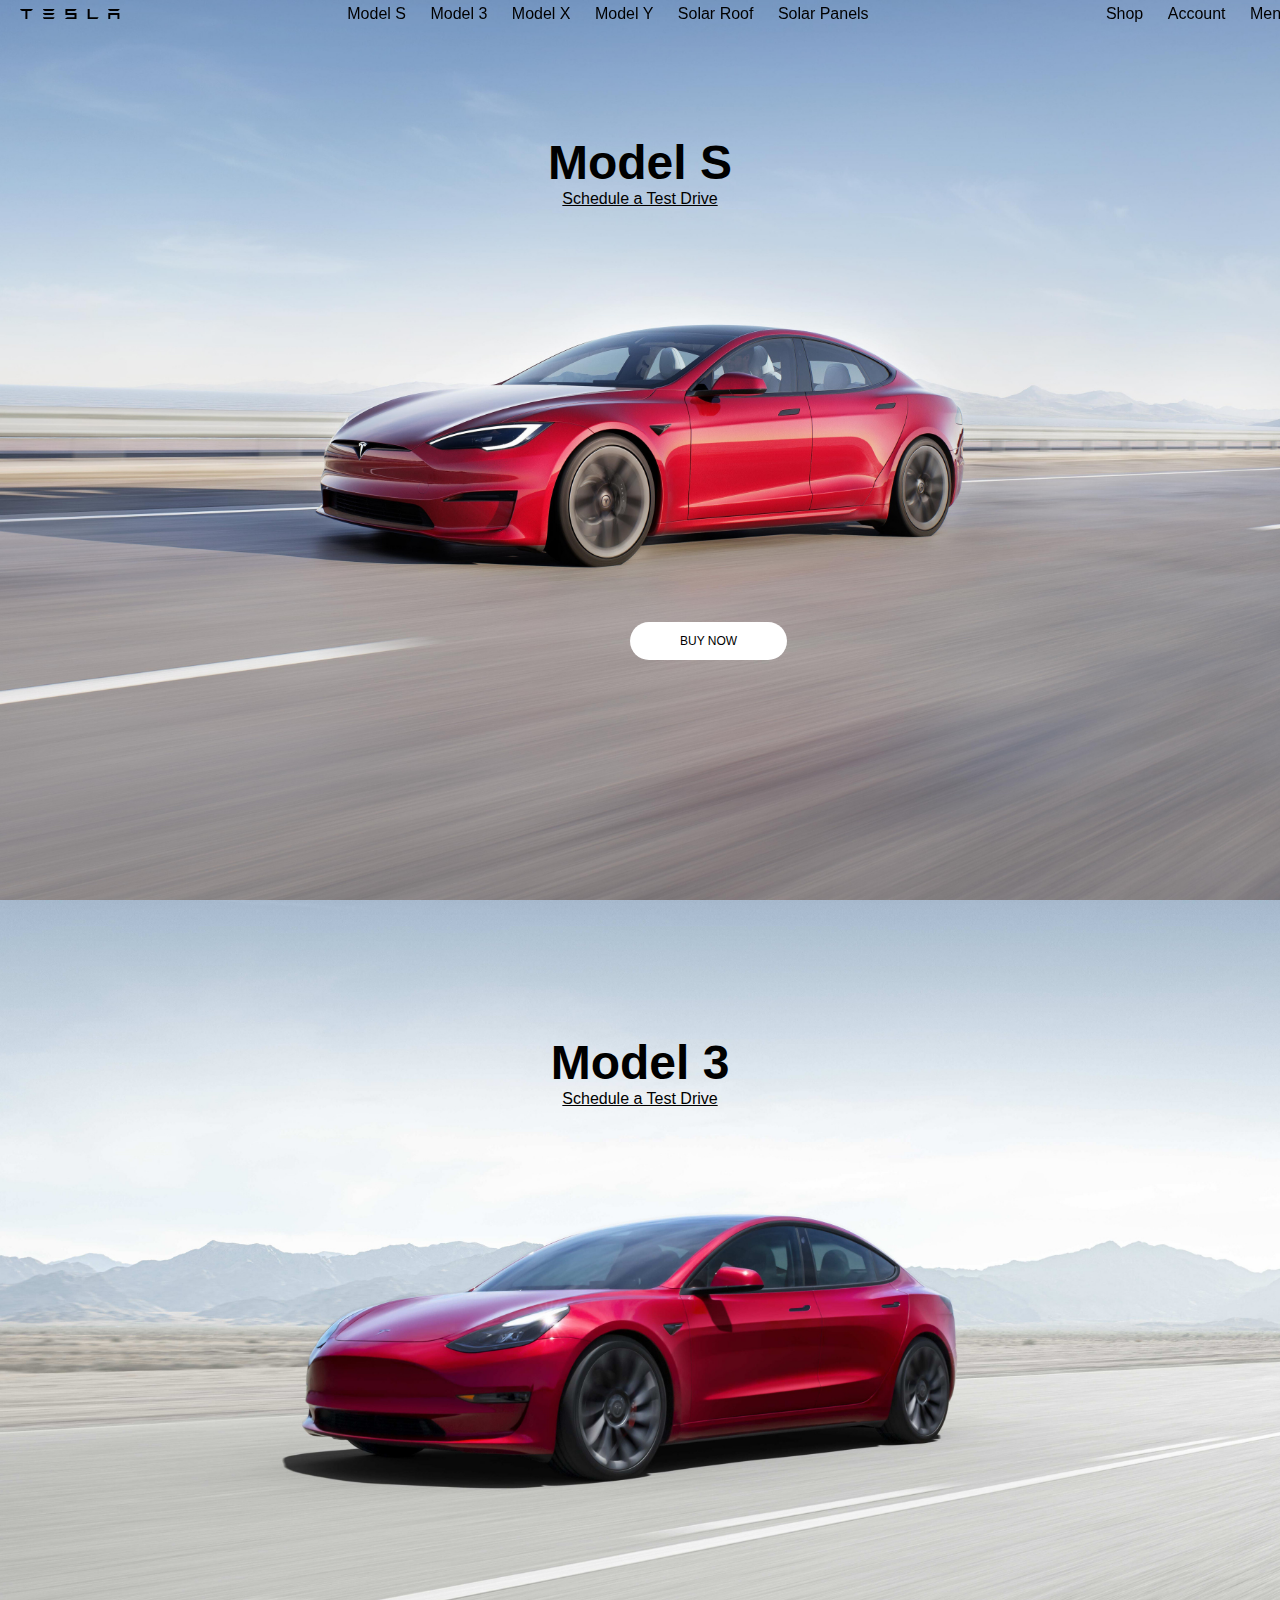
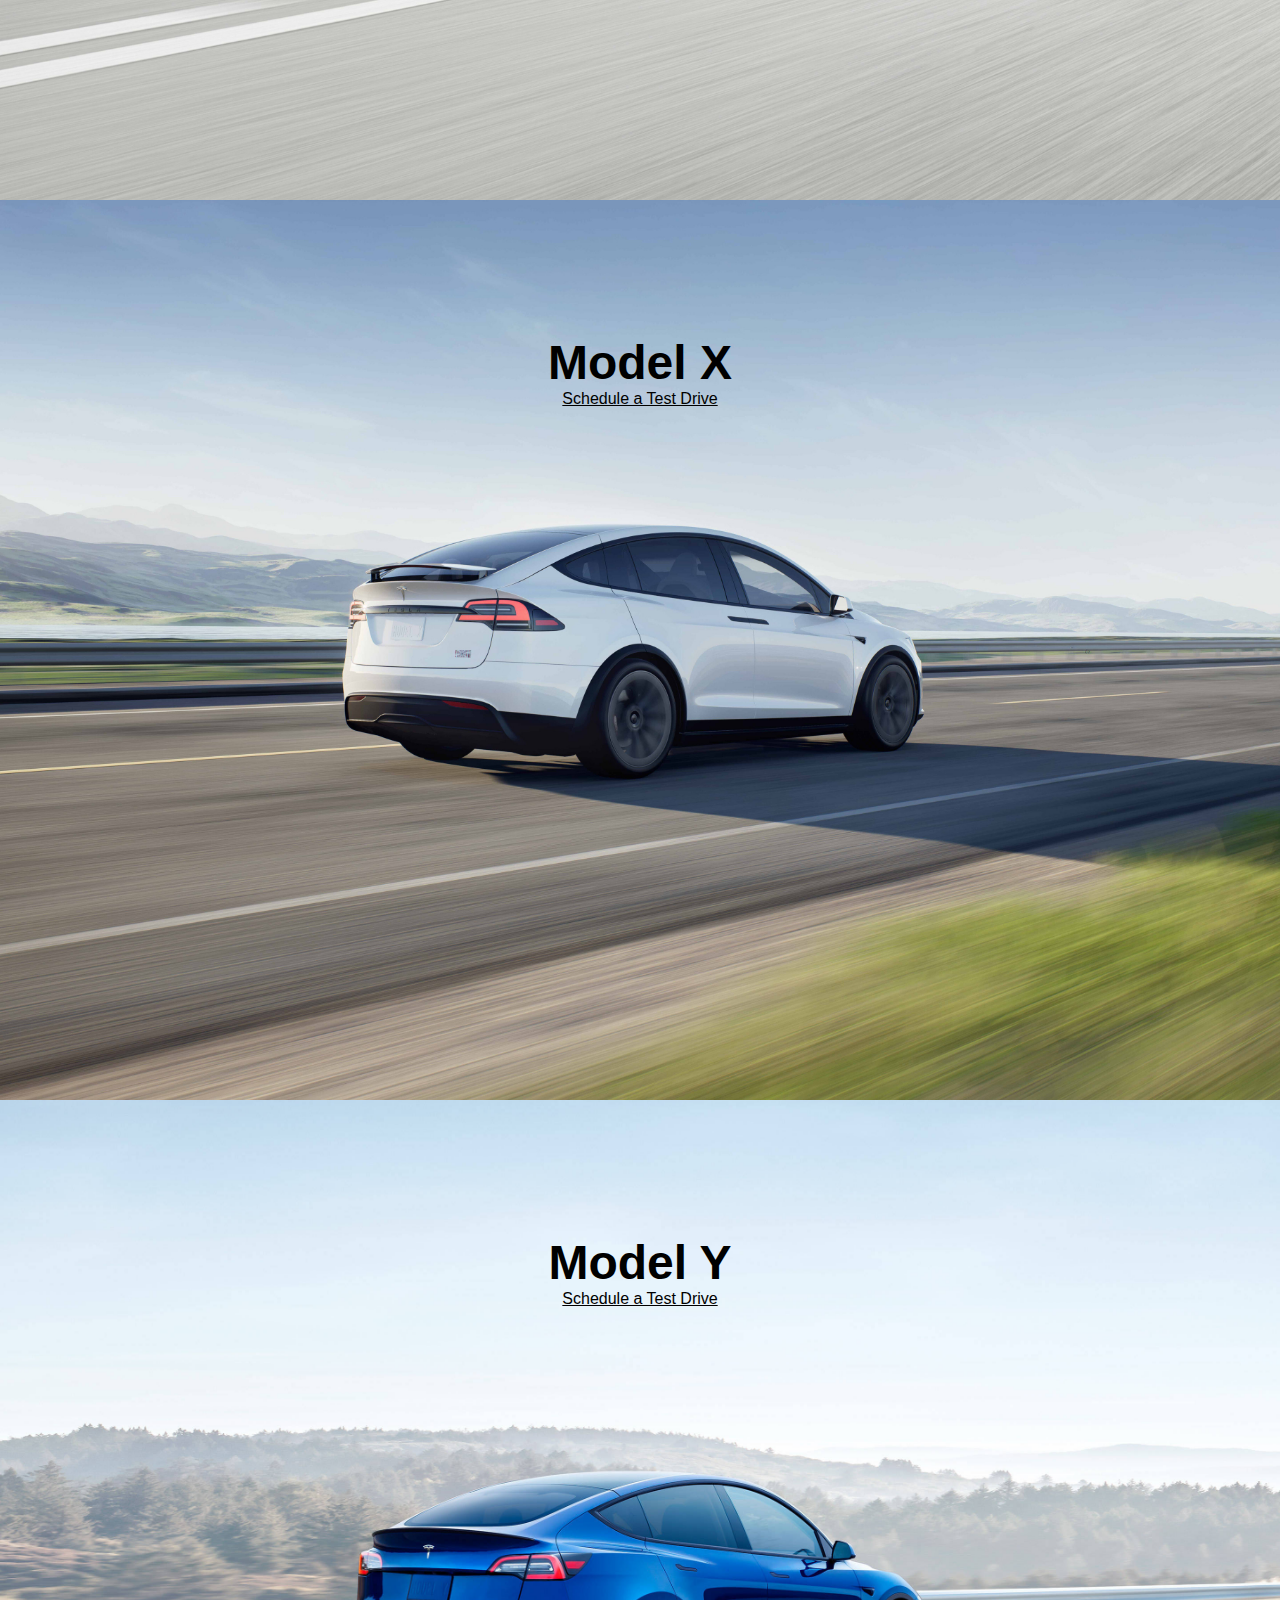
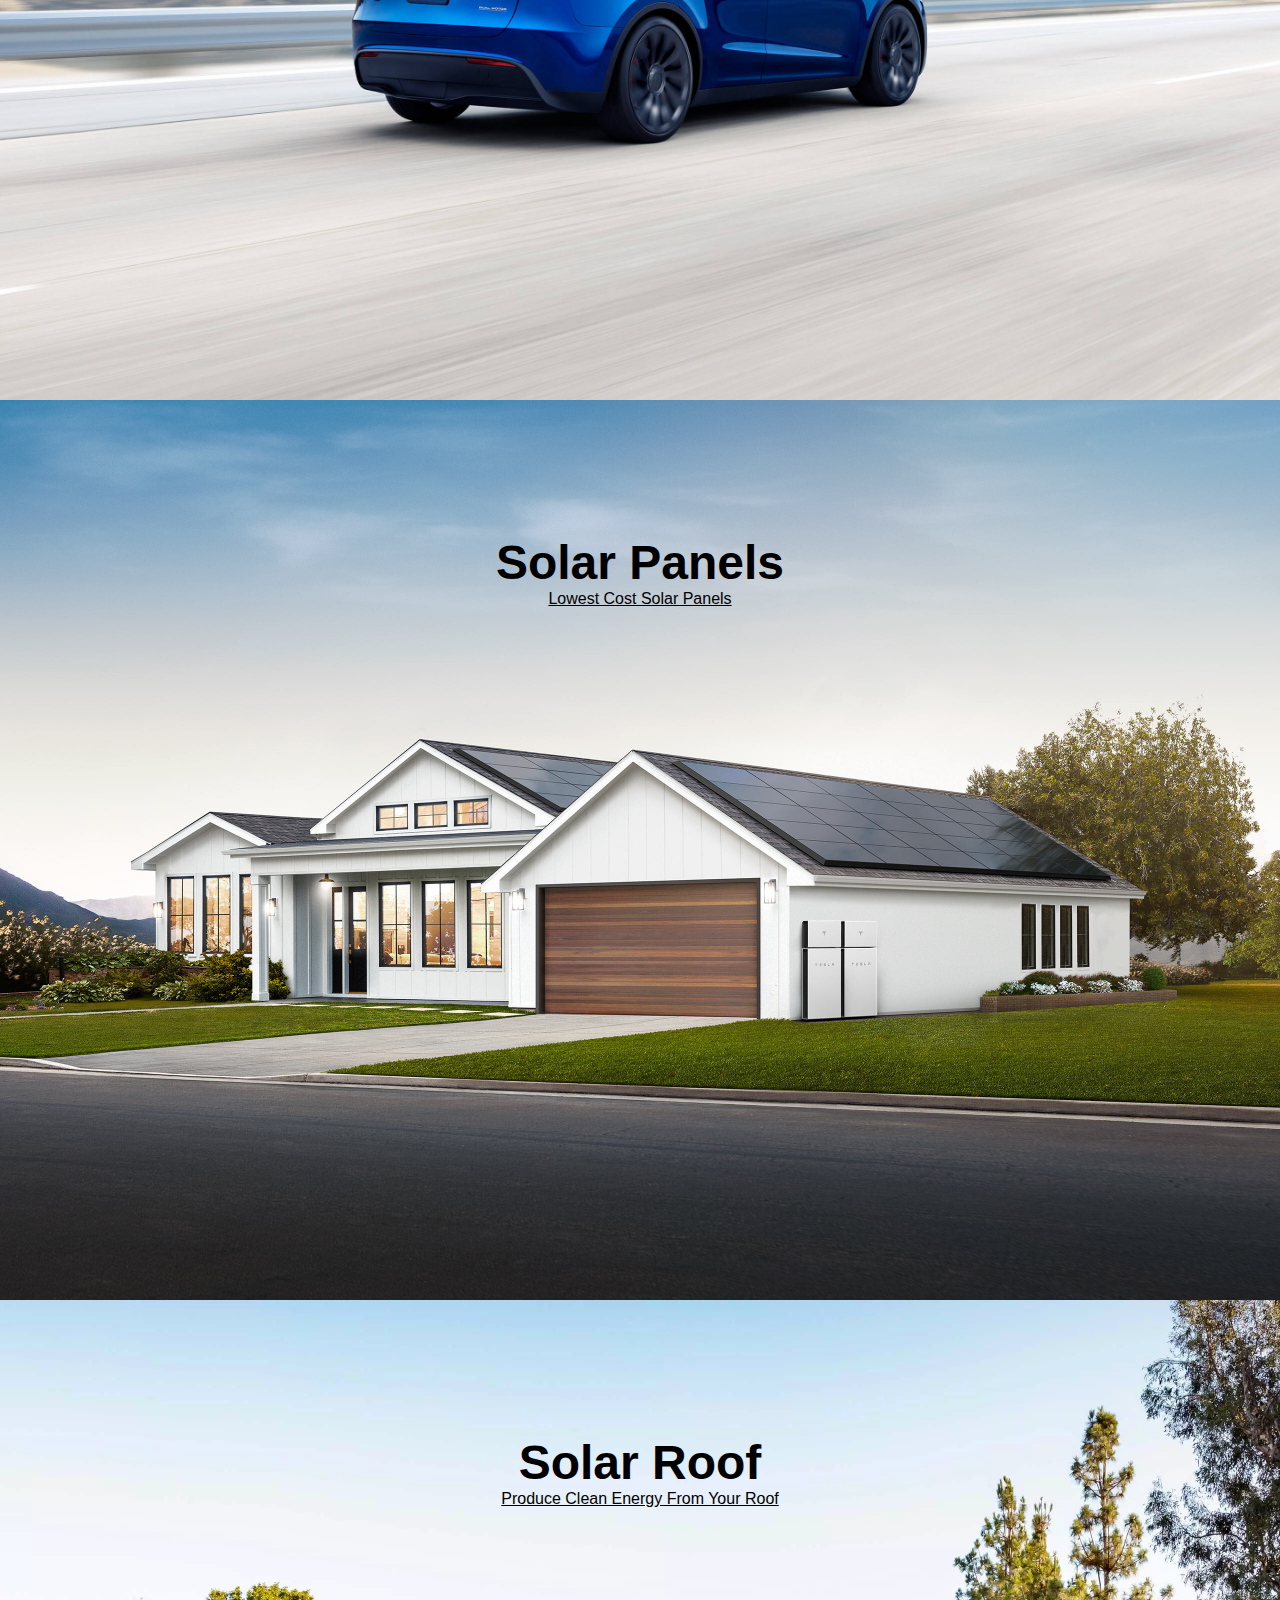
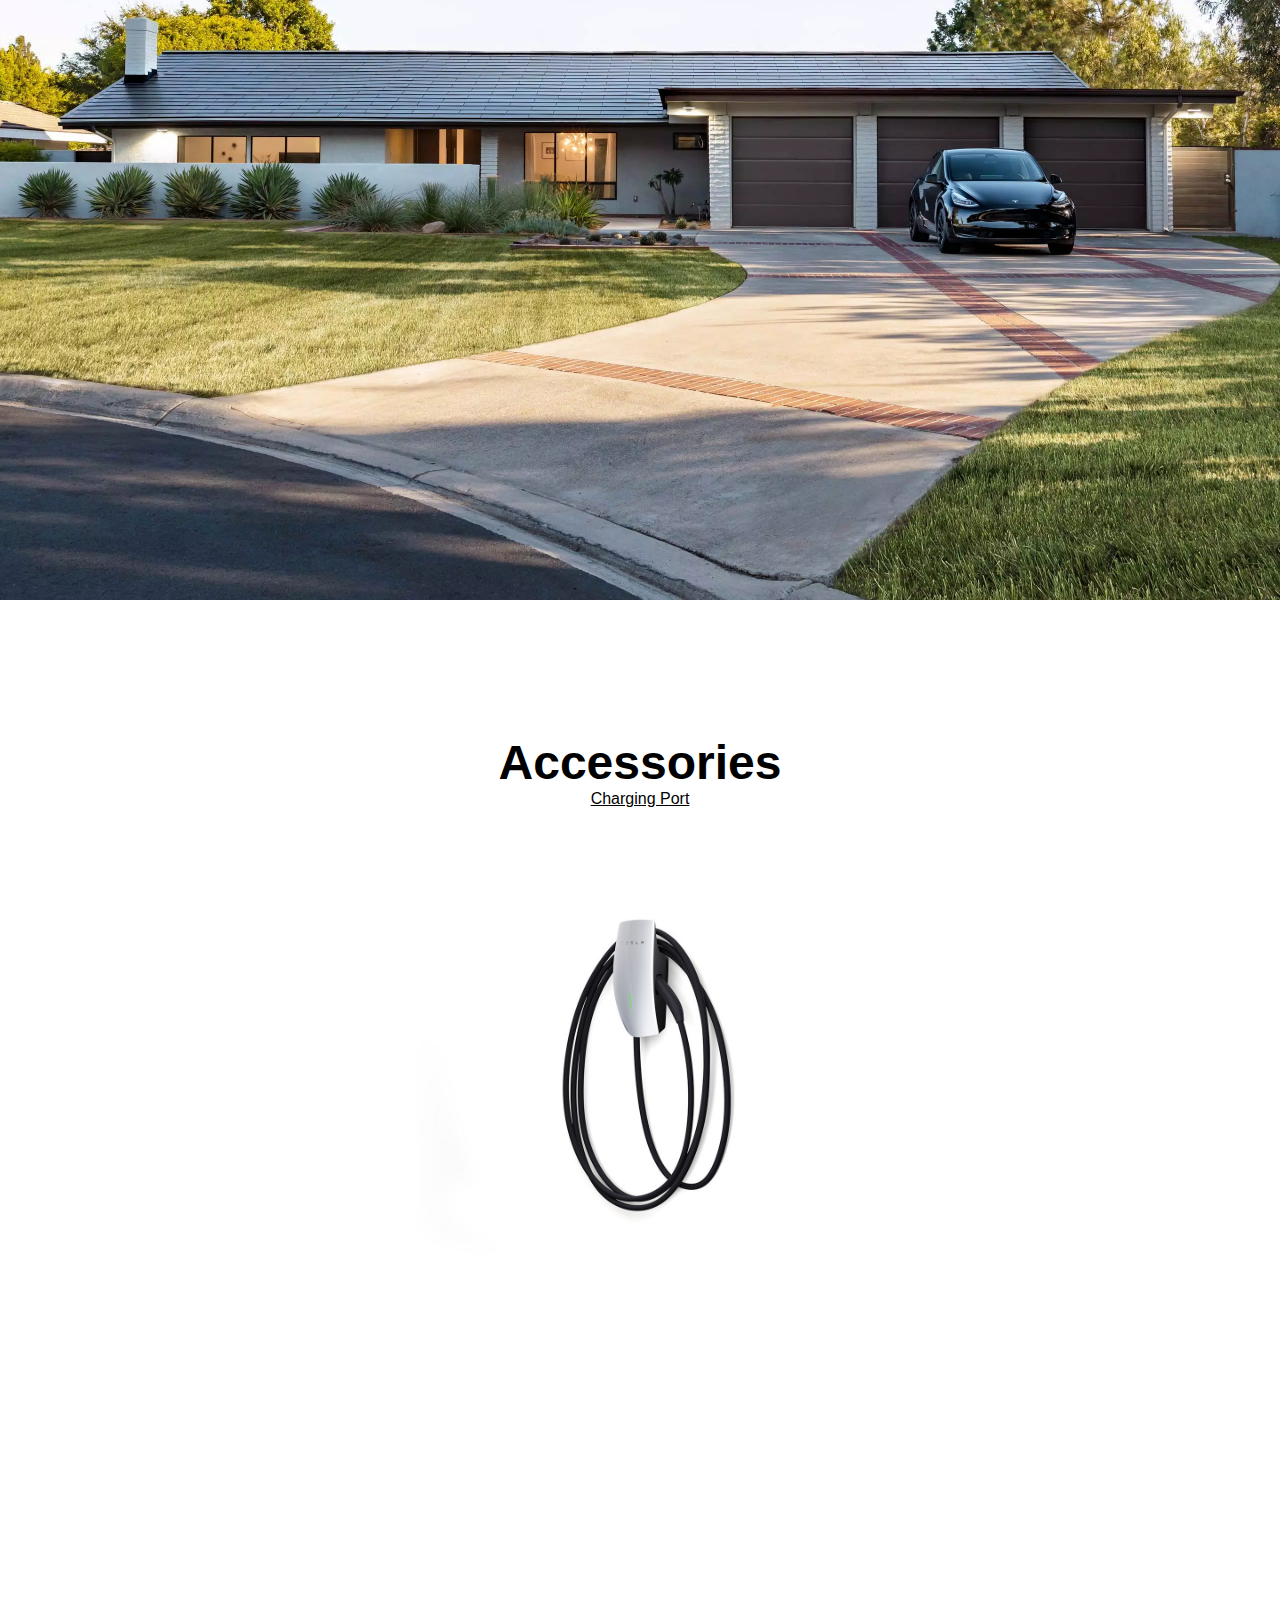
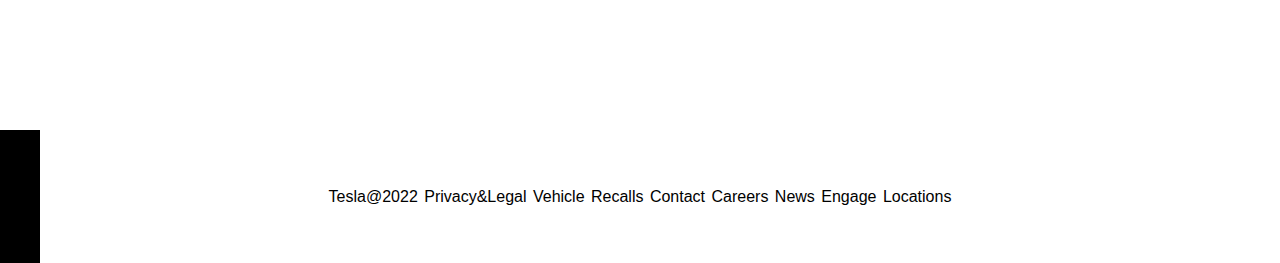
<file: index.html>
<!DOCTYPE html>
<html lang="en">
<head>
    <meta charset="UTF-8">
    <meta http-equiv="X-UA-Compatible" content="IE=edge">
    <meta name="viewport" content="width=device-width, initial-scale=1.0">
    <title>Tesla</title>
    <link rel="stylesheet" href="Tesla.css">
</head>
<body>
    

        
    <header>
        <a href="#" class="logo">
             <svg class="tds-icon tds-icon-logo-wordmark tds-site-logo-icon" viewBox="0 0 342 35" xmlns="http://www.w3.org/2000/svg"><path d="M0 .1a9.7 9.7 0 0 0 7 7h11l.5.1v27.6h6.8V7.3L26 7h11a9.8 9.8 0 0 0 7-7H0zm238.6 0h-6.8v34.8H263a9.7 9.7 0 0 0 6-6.8h-30.3V0zm-52.3 6.8c3.6-1 6.6-3.8 7.4-6.9l-38.1.1v20.6h31.1v7.2h-24.4a13.6 13.6 0 0 0-8.7 7h39.9v-21h-31.2v-7h24zm116.2 28h6.7v-14h24.6v14h6.7v-21h-38zM85.3 7h26a9.6 9.6 0 0 0 7.1-7H78.3a9.6 9.6 0 0 0 7 7zm0 13.8h26a9.6 9.6 0 0 0 7.1-7H78.3a9.6 9.6 0 0 0 7 7zm0 14.1h26a9.6 9.6 0 0 0 7.1-7H78.3a9.6 9.6 0 0 0 7 7zM308.5 7h26a9.6 9.6 0 0 0 7-7h-40a9.6 9.6 0 0 0 7 7z" fill="currentColor"></path></svg>
        </a>
        <nav class="center desktop">

            
            <a href="">Model S</a>
            <a href="">Model 3</a>

            <a href="">Model X</a>
            <a href="">Model Y</a>
            <a href="">Solar Roof</a>
            <a href="">Solar Panels</a>
            
         </nav>
            <nav class="right desktop">
                <a href="" class="desktop">Shop</a>
                <a href="" class="desktop">Account</a>
                <a href="">Menu</a>
             </nav> 

             
             
       </header>

       
       <section style="background-image: url('images/Model-S.jpg')">
                 <div class="content">
                  <h1>Model S</h1>
                  <p> <a href="">Schedule a Test Drive</a></p>
                <div class="buttons">
                    <a href="">Buy Now</a>
                    
                    
                  </div>
                  </div>
        </section>
             
       <section style="background-image:url('images/Model3.jpg')">
                   <div class="content">
                   <h1>Model 3</h1>
                   <p> <a href="">Schedule a Test Drive</a></p>
                
                   </div>
        </section>
       <section style="background-image:url('images/ModelX.jpg')">
                  <div class="content">
                 <h1>Model X</h1>
                 <p> <a href="">Schedule a Test Drive</a></p>
                
                </div>
        </section>
       <section style="background-image:url('images/ModelY_1.jpg')">
                 <div class="content">
                <h1>Model Y</h1>
                <p> <a href="">Schedule a Test Drive</a></p>
                
                </div>
         </section>
       <section style="background-image:url('images/SolarPanels-D.jpg')">
                 <div class="content">
                 <h1>Solar Panels</h1>
                 <p><a href="">Lowest Cost Solar Panels</a></p>
                 
                 </div>
        </section>
       <section style="background-image:url('images/TeslaHome.jpg')">
                 <div class="content">
                <h1>Solar Roof</h1>
                <p><a href="">Produce Clean Energy From Your Roof</a></p>
                
             </div>
        </section>
       <section style="background-image:url('images/electricport.jpg')">
                 <div class="content">
                 <h1>Accessories</h1>
             <p><a href="">Charging Port</a></p>
             </div>

             <foooter id="main-footer">

                  <p> Tesla@2022   Privacy&Legal   Vehicle Recalls   Contact   Careers  News   Engage  Locations </p>

             </foooter>

        </section>


       
       



    
</body>
</html>
</file>
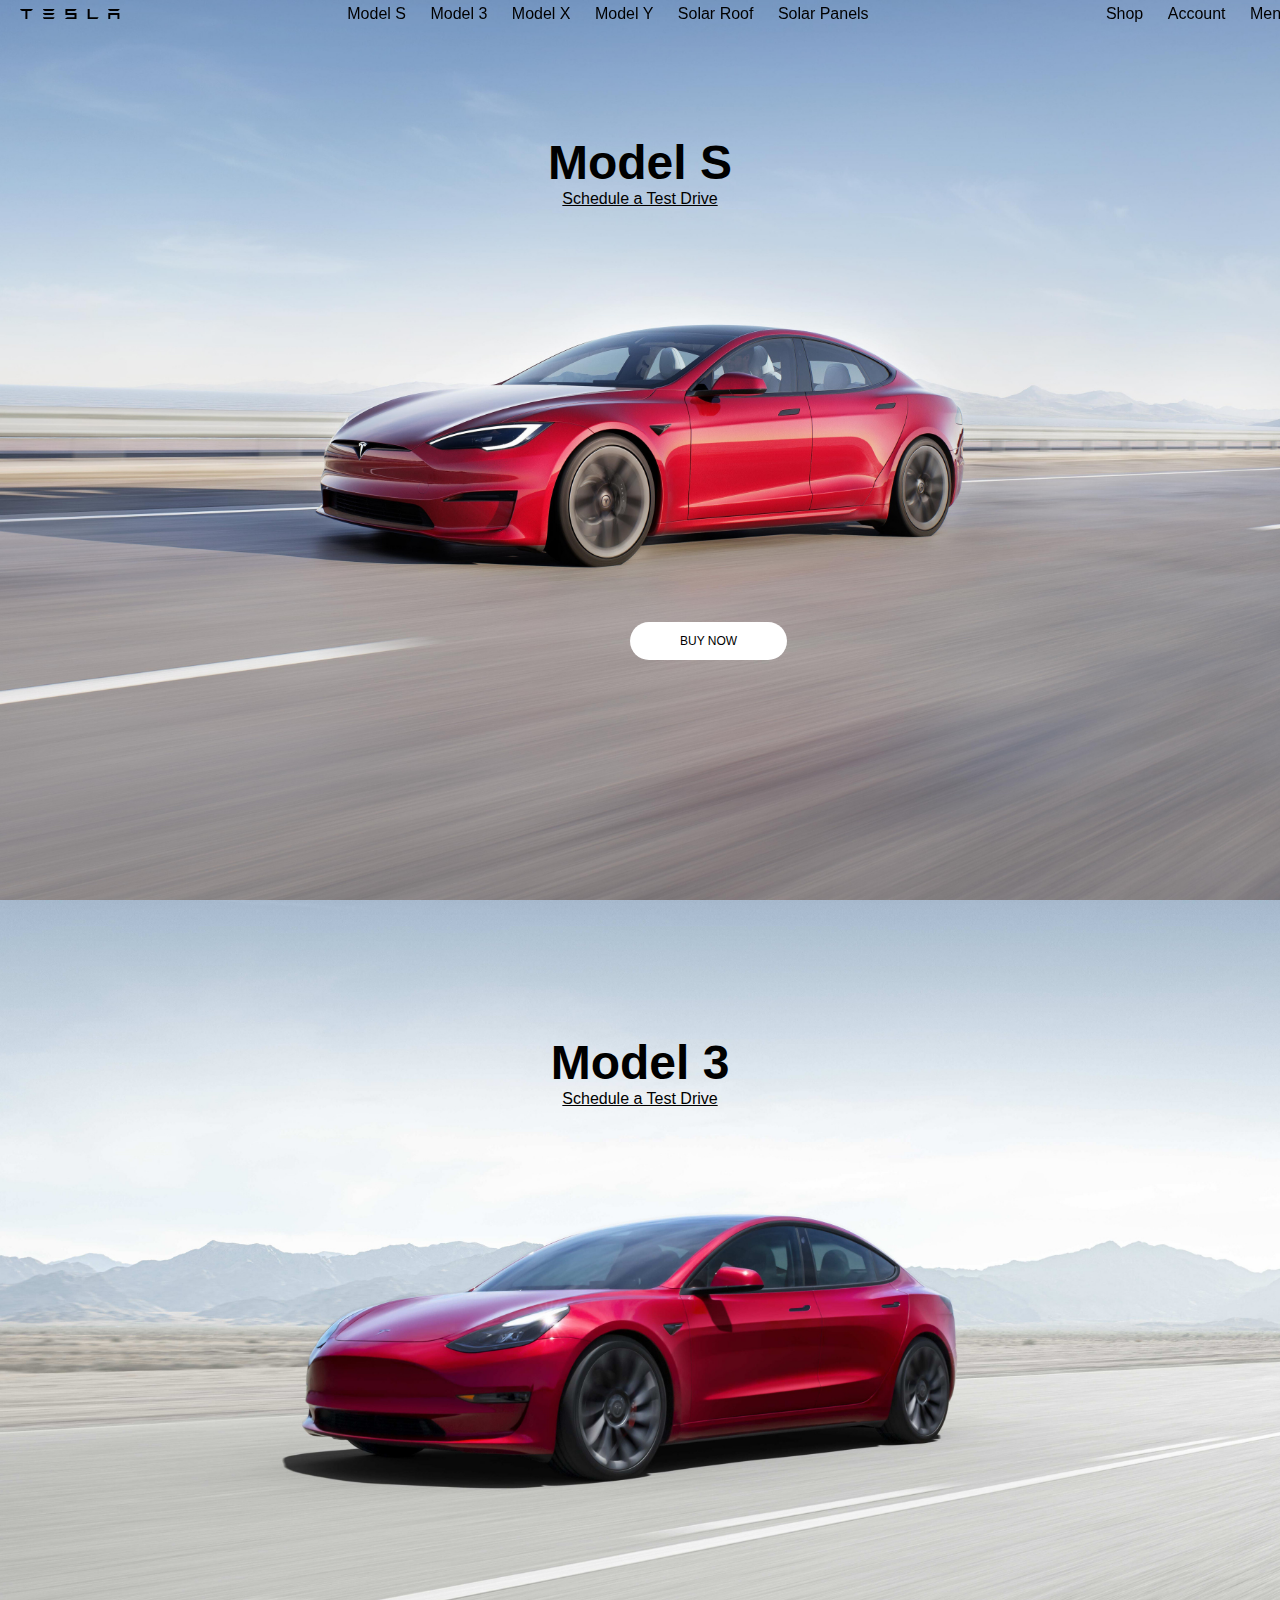
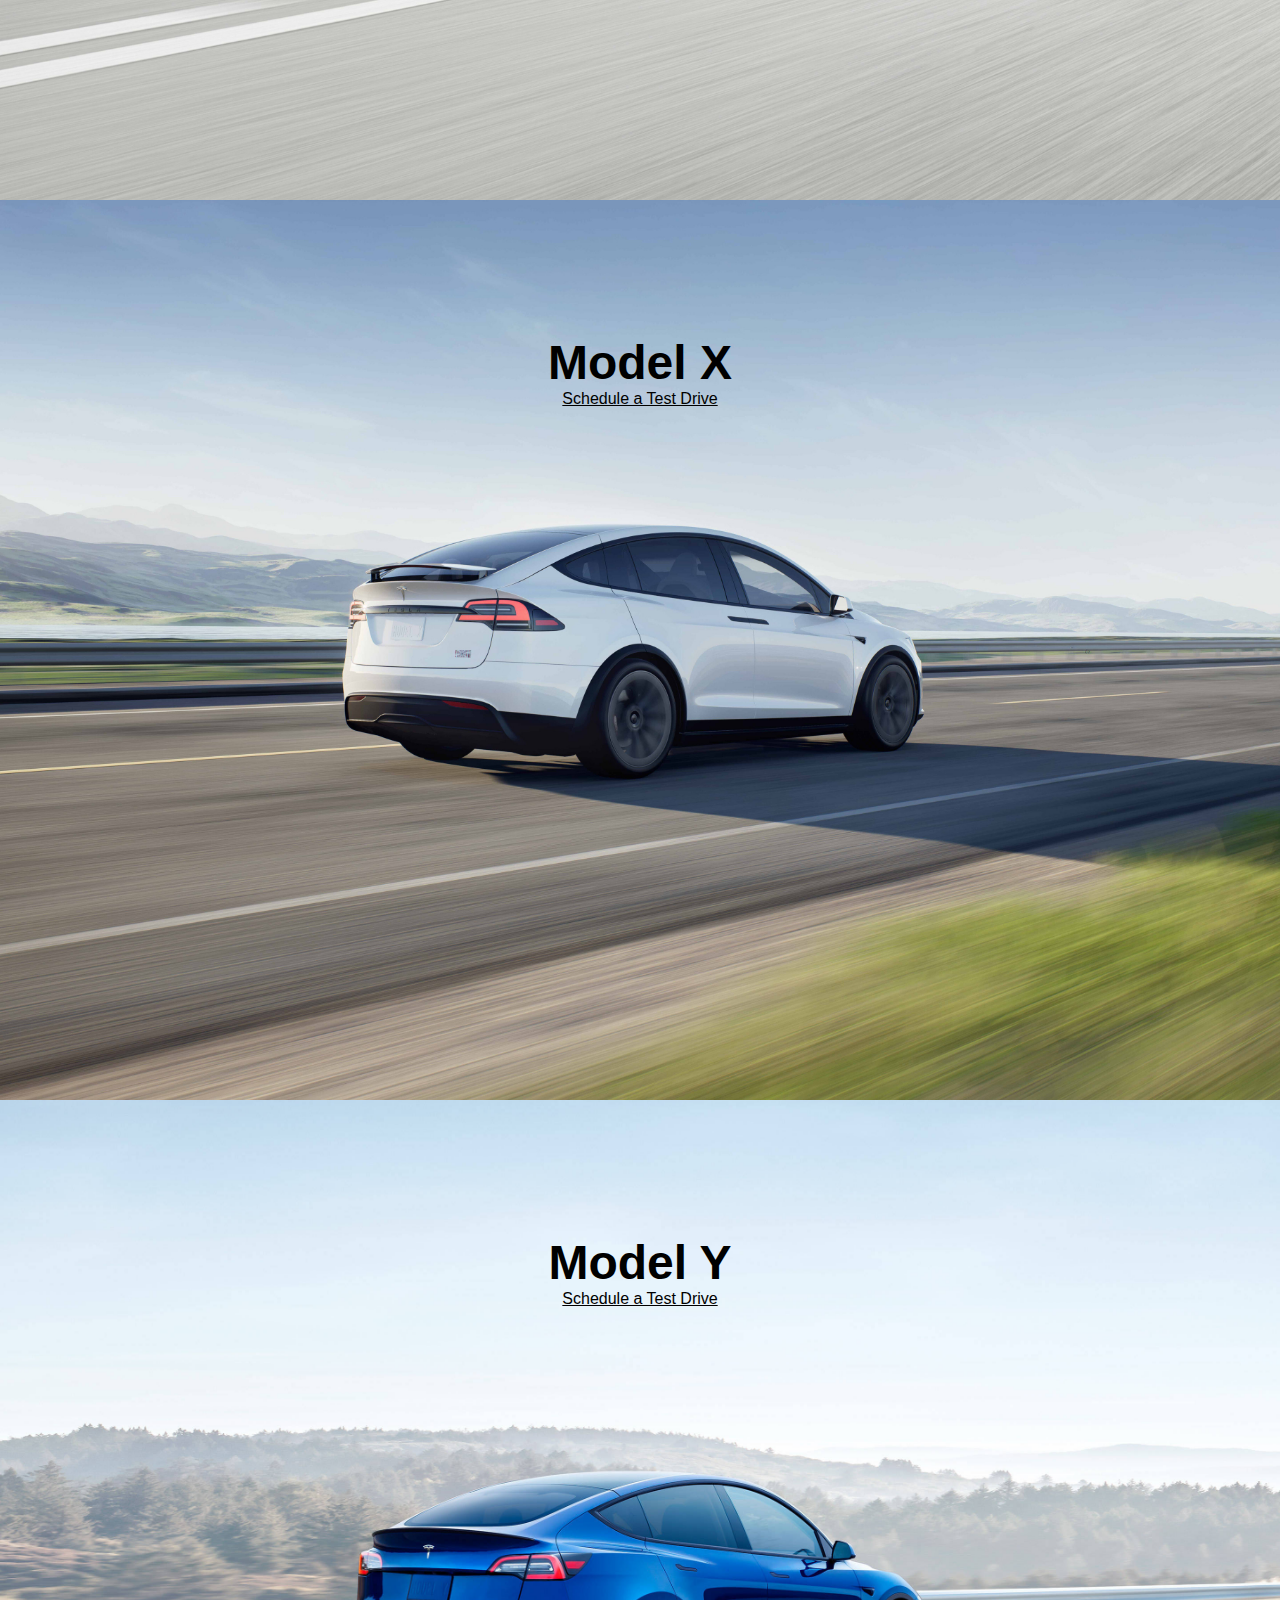
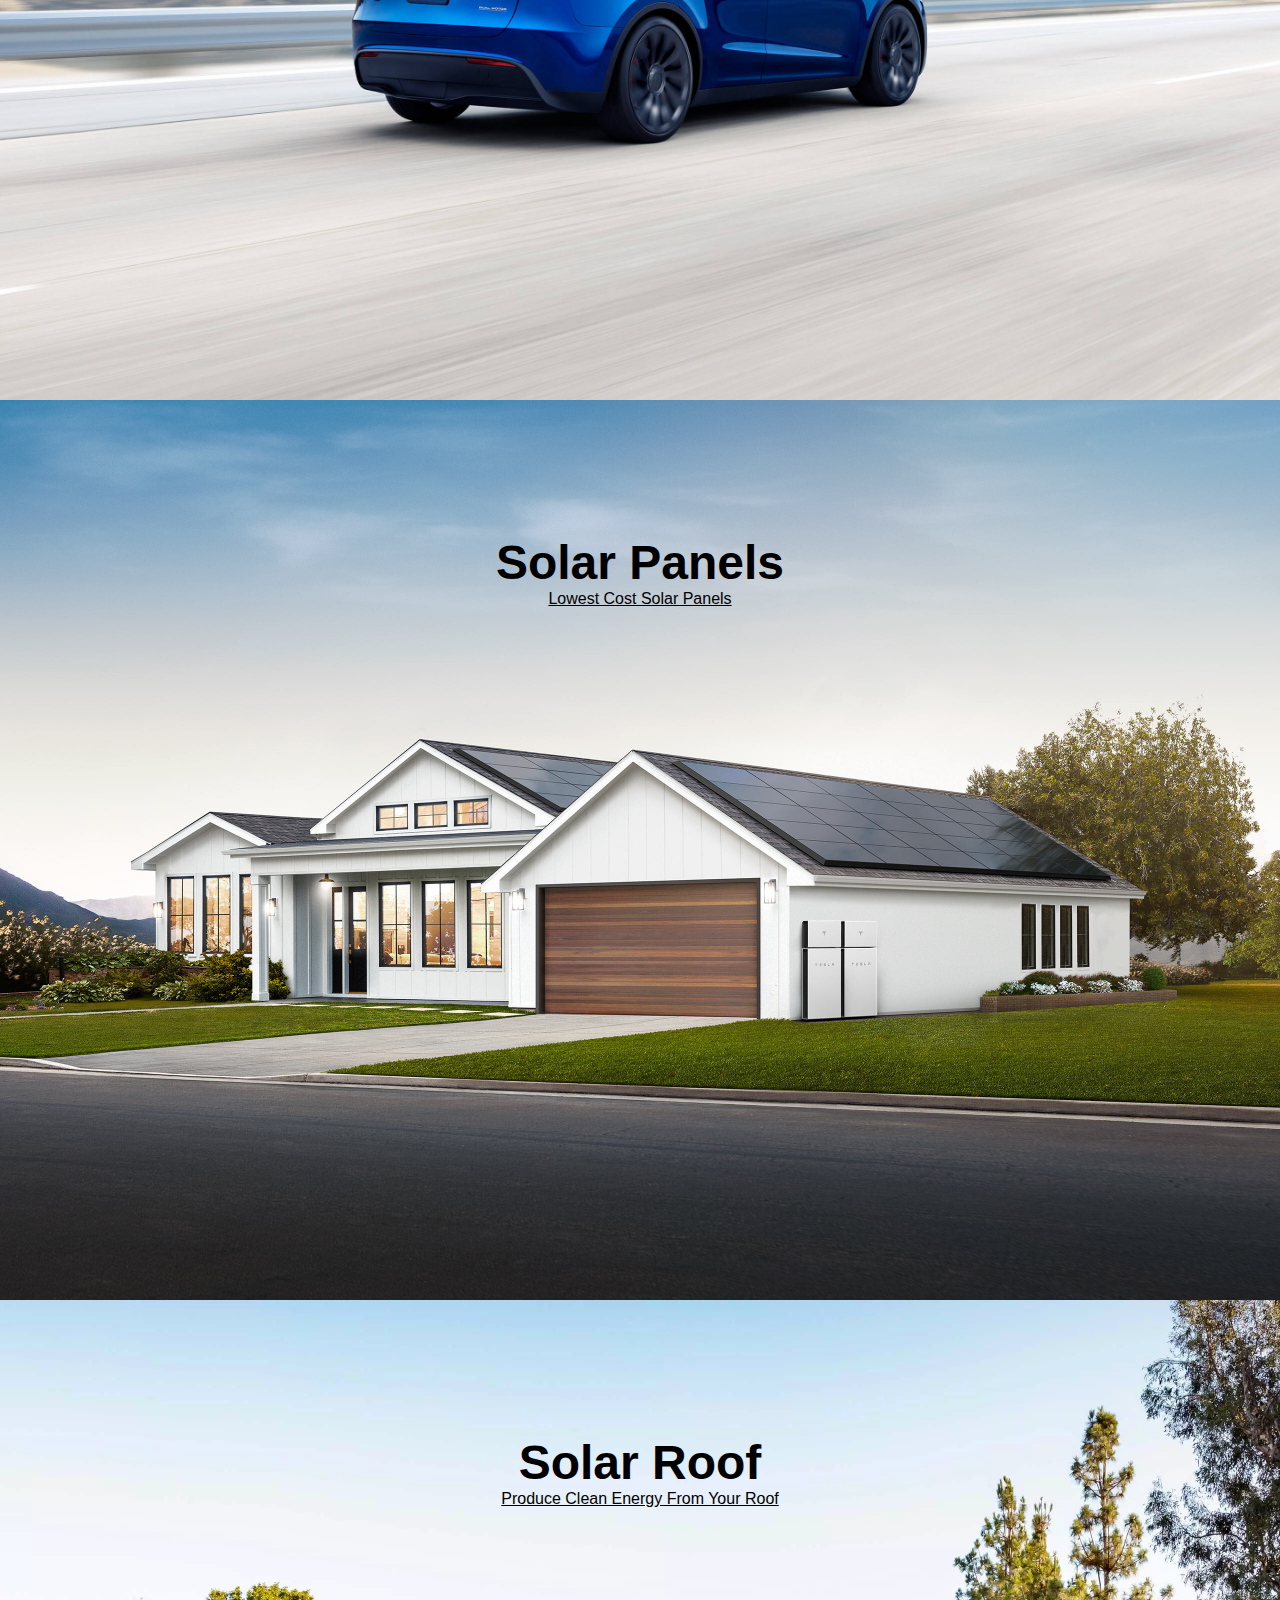
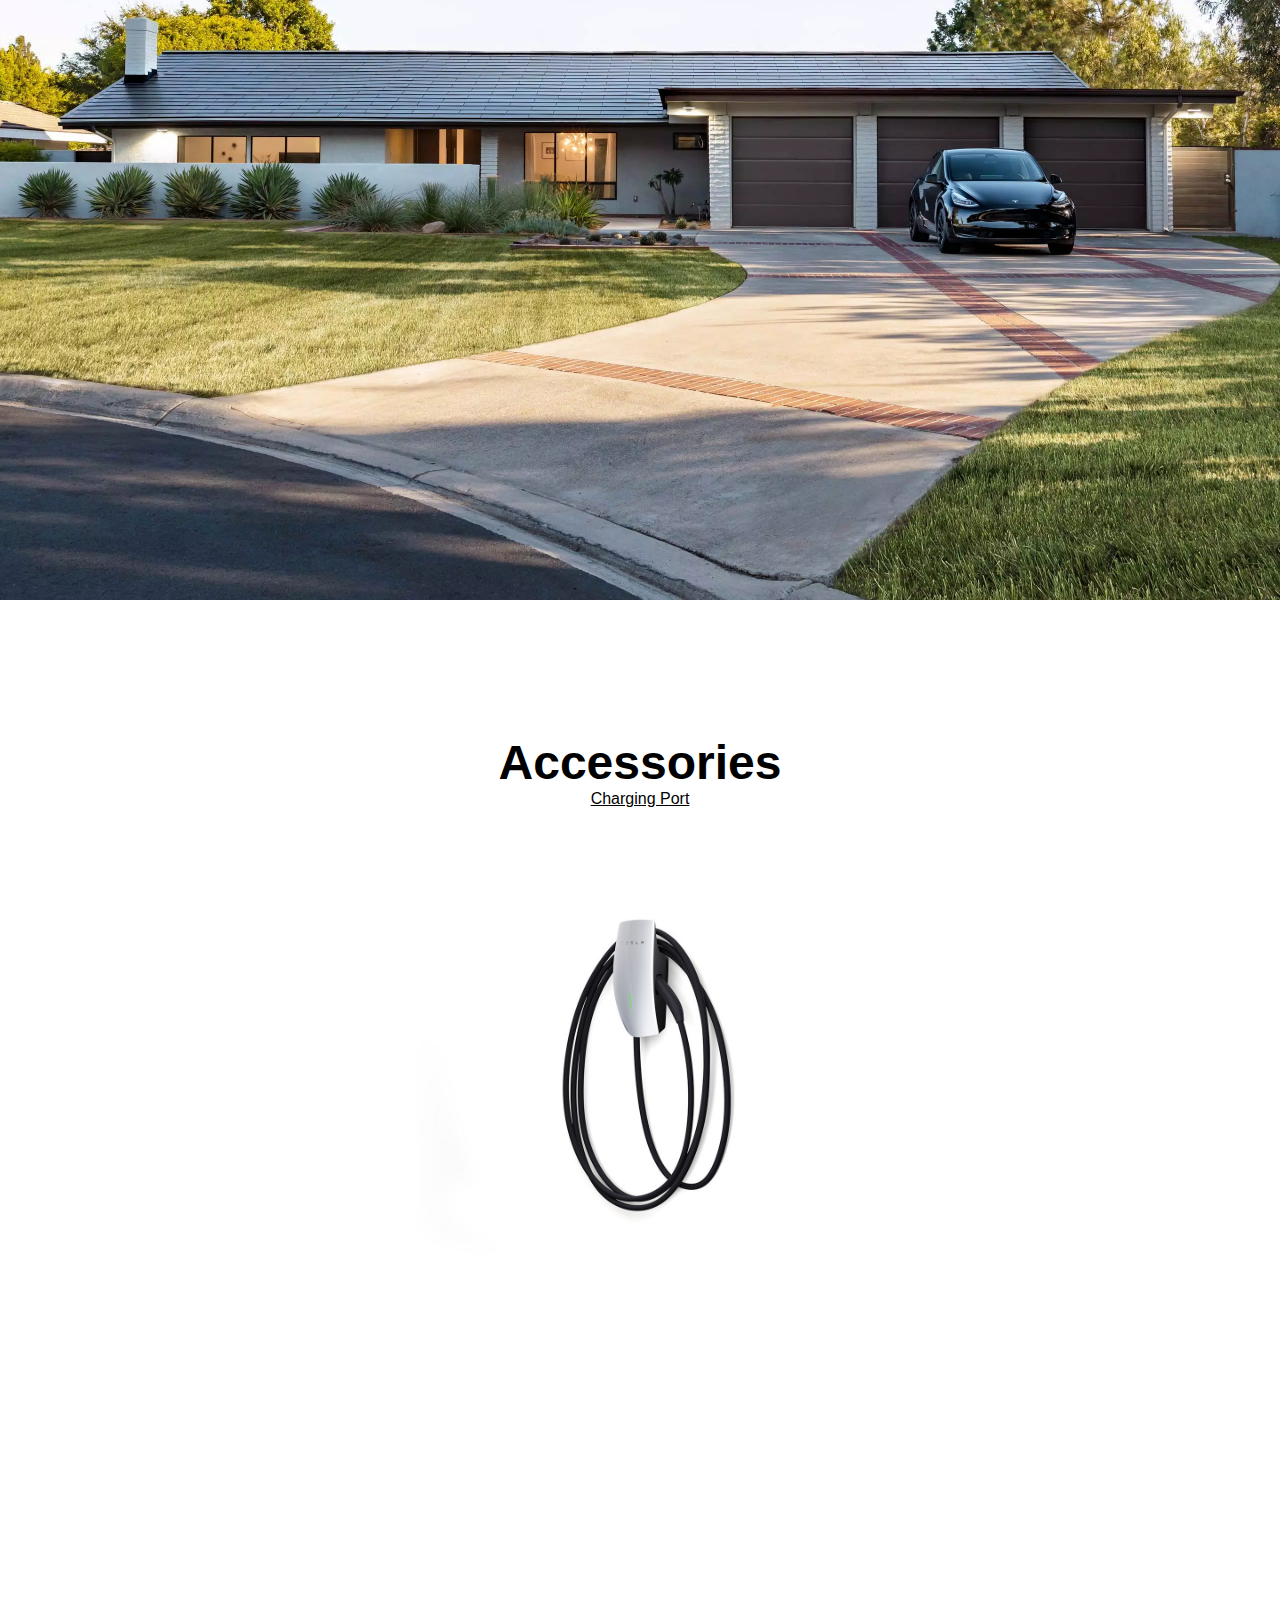
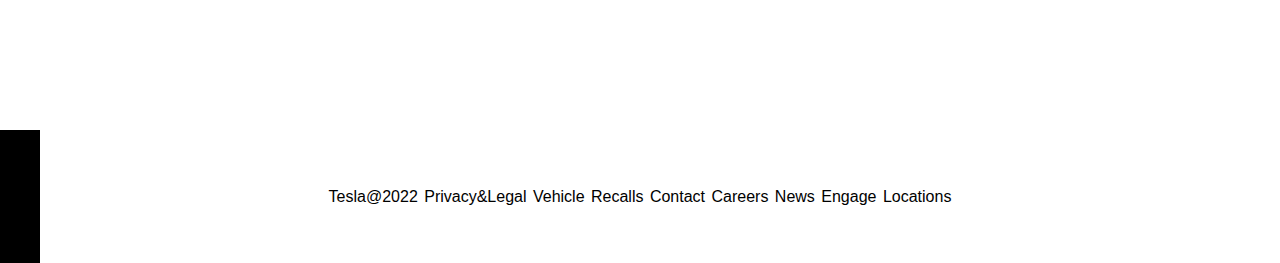
<file: Tesla.html>
<!DOCTYPE html>
<html lang="en">
<head>
    <meta charset="UTF-8">
    <meta http-equiv="X-UA-Compatible" content="IE=edge">
    <meta name="viewport" content="width=device-width, initial-scale=1.0">
    <title>Tesla</title>
    <link rel="stylesheet" href="Tesla.css">
</head>
<body>
    

        
    <header>
        <a href="#" class="logo">
             <svg class="tds-icon tds-icon-logo-wordmark tds-site-logo-icon" viewBox="0 0 342 35" xmlns="http://www.w3.org/2000/svg"><path d="M0 .1a9.7 9.7 0 0 0 7 7h11l.5.1v27.6h6.8V7.3L26 7h11a9.8 9.8 0 0 0 7-7H0zm238.6 0h-6.8v34.8H263a9.7 9.7 0 0 0 6-6.8h-30.3V0zm-52.3 6.8c3.6-1 6.6-3.8 7.4-6.9l-38.1.1v20.6h31.1v7.2h-24.4a13.6 13.6 0 0 0-8.7 7h39.9v-21h-31.2v-7h24zm116.2 28h6.7v-14h24.6v14h6.7v-21h-38zM85.3 7h26a9.6 9.6 0 0 0 7.1-7H78.3a9.6 9.6 0 0 0 7 7zm0 13.8h26a9.6 9.6 0 0 0 7.1-7H78.3a9.6 9.6 0 0 0 7 7zm0 14.1h26a9.6 9.6 0 0 0 7.1-7H78.3a9.6 9.6 0 0 0 7 7zM308.5 7h26a9.6 9.6 0 0 0 7-7h-40a9.6 9.6 0 0 0 7 7z" fill="currentColor"></path></svg>
        </a>
        <nav class="center desktop">

            
            <a href="">Model S</a>
            <a href="">Model 3</a>

            <a href="">Model X</a>
            <a href="">Model Y</a>
            <a href="">Solar Roof</a>
            <a href="">Solar Panels</a>
            
         </nav>
            <nav class="right desktop">
                <a href="" class="desktop">Shop</a>
                <a href="" class="desktop">Account</a>
                <a href="">Menu</a>
             </nav> 

             
             
       </header>

       
       <section style="background-image: url('images/Model-S.jpg')">
                 <div class="content">
                  <h1>Model S</h1>
                  <p> <a href="">Schedule a Test Drive</a></p>
                <div class="buttons">
                    <a href="">Buy Now</a>
                    
                    
                  </div>
                  </div>
        </section>
             
       <section style="background-image:url('images/Model3.jpg')">
                   <div class="content">
                   <h1>Model 3</h1>
                   <p> <a href="">Schedule a Test Drive</a></p>
                
                   </div>
        </section>
       <section style="background-image:url('images/ModelX.jpg')">
                  <div class="content">
                 <h1>Model X</h1>
                 <p> <a href="">Schedule a Test Drive</a></p>
                
                </div>
        </section>
       <section style="background-image:url('images/ModelY_1.jpg')">
                 <div class="content">
                <h1>Model Y</h1>
                <p> <a href="">Schedule a Test Drive</a></p>
                
                </div>
         </section>
       <section style="background-image:url('images/SolarPanels-D.jpg')">
                 <div class="content">
                 <h1>Solar Panels</h1>
                 <p><a href="">Lowest Cost Solar Panels</a></p>
                 
                 </div>
        </section>
       <section style="background-image:url('images/TeslaHome.jpg')">
                 <div class="content">
                <h1>Solar Roof</h1>
                <p><a href="">Produce Clean Energy From Your Roof</a></p>
                
             </div>
        </section>
       <section style="background-image:url('images/electricport.jpg')">
                 <div class="content">
                 <h1>Accessories</h1>
             <p><a href="">Charging Port</a></p>
             </div>

             <foooter id="main-footer">

                  <p> Tesla@2022   Privacy&Legal   Vehicle Recalls   Contact   Careers  News   Engage  Locations </p>

             </foooter>

        </section>


       
       



    
</body>
</html>
</file>
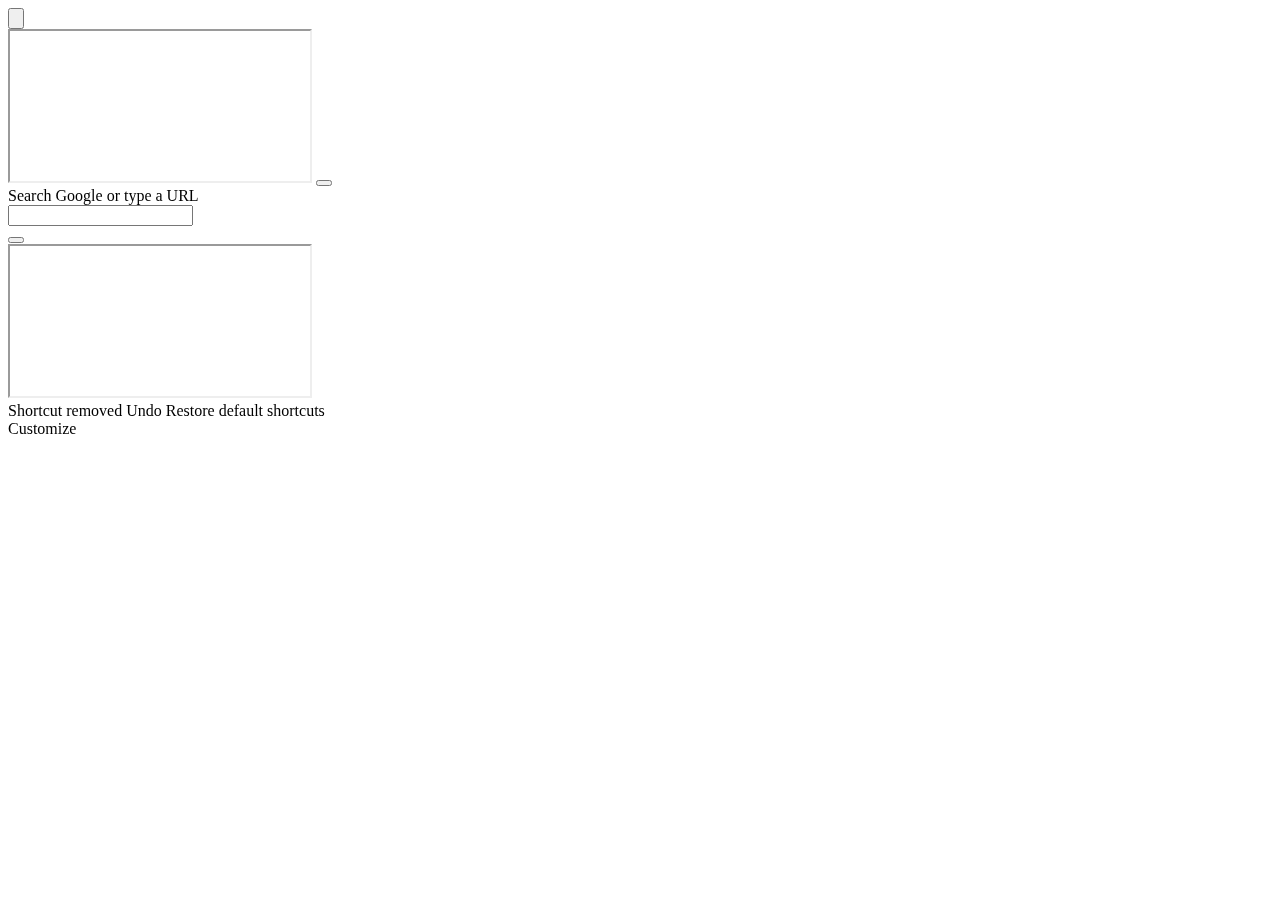
<file: images/New Tab.html>
<!DOCTYPE html>
<!-- saved from url=(0040)chrome-search://local-ntp/local-ntp.html -->
<html darkmode="false"><!-- Copyright 2015 The Chromium Authors. All rights reserved.
     Use of this source code is governed by a BSD-style license that can be
     found in the LICENSE file. --><head><meta http-equiv="Content-Type" content="text/html; charset=UTF-8">
  <link rel="stylesheet" href="chrome-search://local-ntp/animations.css">
  <link rel="stylesheet" href="chrome-search://local-ntp/local-ntp-common.css">
  <link rel="stylesheet" href="chrome-search://local-ntp/custom-backgrounds.css">
  <link rel="stylesheet" href="chrome-search://local-ntp/doodles.css">
  <link rel="stylesheet" href="chrome-search://local-ntp/local-ntp.css">
  <link rel="stylesheet" href="chrome-search://local-ntp/theme.css">
  <link rel="stylesheet" href="chrome-search://local-ntp/voice.css">
  <meta http-equiv="Content-Security-Policy" content="object-src &#39;none&#39;;child-src chrome-search://most-visited/ https://*.google.com/ ;script-src &#39;strict-dynamic&#39; &#39;sha256-EVjR8L4xuo0c7UNzAtLmKQoojKIjdHqYIqdanwmukFQ=&#39; &#39;sha256-ps+f+kvXv/saiMZBvZdqrnWV6Gcxo4dQ9UAG6SXPM6M=&#39; &#39;sha256-YUYyUdaHPr4vPwR1MbbgywsO6nfhVmXMpy6ILGW3rKk=&#39; &#39;sha256-eQ/8katArHjxBXlG/3E2C7amnQhgFpZPX2SWmD1ArTA=&#39; &#39;sha256-KNY16OU2yK5dZbn5VtmVD+8Nko2v7x2ZPfUGq+DvZEs=&#39; &#39;sha256-lj3Ybq0OcgGBTQmk7PbTtC0eH6NJaDsZHXnY9olO7Mk=&#39; &#39;sha256-LqtI37WUAj1CnjFY2s4jt8wI8PuVtII2jTwCrZJI+qE=&#39;;">
  <script src="chrome-search://local-ntp/animations.js" integrity="sha256-EVjR8L4xuo0c7UNzAtLmKQoojKIjdHqYIqdanwmukFQ="></script>
  <script src="chrome-search://local-ntp/config.js" integrity="sha256-LqtI37WUAj1CnjFY2s4jt8wI8PuVtII2jTwCrZJI+qE="></script>
  <script src="chrome-search://local-ntp/custom-backgrounds.js" integrity="sha256-ps+f+kvXv/saiMZBvZdqrnWV6Gcxo4dQ9UAG6SXPM6M="></script>
  <script src="chrome-search://local-ntp/doodles.js" integrity="sha256-YUYyUdaHPr4vPwR1MbbgywsO6nfhVmXMpy6ILGW3rKk="></script>
  <script src="chrome-search://local-ntp/local-ntp.js" integrity="sha256-eQ/8katArHjxBXlG/3E2C7amnQhgFpZPX2SWmD1ArTA="></script>
  <script src="chrome-search://local-ntp/utils.js" integrity="sha256-KNY16OU2yK5dZbn5VtmVD+8Nko2v7x2ZPfUGq+DvZEs="></script>
  
  <meta name="google" value="notranslate">
  <meta name="referrer" content="strict-origin">
</head>
<body class="light-chip win inited" style="background: rgb(255, 255, 255);">
  <div id="custom-bg" style="opacity: 0;"></div>
  <!-- Container for the OneGoogleBar HTML. -->
  <div id="one-google" class="hidden"></div>

  <div id="ntp-contents" class="default-theme">
    <div id="logo">
      <!-- The logo that is displayed in the absence of a doodle. -->
      <div id="logo-default" title="Google" class="show-logo"></div>
      <!-- Logo displayed when theme prevents doodles. Doesn't fade. -->
      <div id="logo-non-white" title="Google"></div>
      <!-- A doodle, if any: its link and image. -->
      <div id="logo-doodle">
        <div id="logo-doodle-container">
          <button id="logo-doodle-button">
            <img id="logo-doodle-image" tabindex="-1">
          </button>
        </div>
        <iframe id="logo-doodle-iframe" scrolling="no" src="./New Tab_files/saved_resource.html"></iframe>
        <!-- A spinner, prompting the doodle. Visible on NTPs with customized
             backgrounds. -->
        <button id="logo-doodle-notifier" title="Click to view today’s doodle">
          <div class="outer ball0"><div class="inner"></div></div>
          <div class="outer ball1"><div class="inner"></div></div>
          <div class="outer ball2"><div class="inner"></div></div>
          <div class="outer ball3"><div class="inner"></div></div>
        </button>
      </div>
    </div>

    <div id="fakebox-container">
      <div id="fakebox">
        <div id="fakebox-search-icon"></div>
        <div id="fakebox-text">Search Google or type a URL</div>
        <input id="fakebox-input" autocomplete="off" tabindex="-1" type="url" aria-hidden="true">
        <div id="fakebox-cursor"></div>
        <button id="fakebox-microphone" title="Search by voice"></button>
      </div>
    </div>

    <!-- TODO(crbug/944624): Remove wrapper after experiment is complete. -->
    <div id="user-content-wrapper">
      <div id="user-content">
        <!-- Search suggestions will be inserted here. -->
        <div id="most-visited" class="md-icons">
          <!-- The container for the tiles. The MV iframe goes in here. -->
          <div id="mv-tiles" class="md-icons"><iframe id="mv-single" name="mv-single" title="Most visited" src="./New Tab_files/single.html"></iframe></div>
          <!-- Notification shown when a tile is blacklisted. -->
          <div id="mv-notice-container">
            <div id="mv-notice" class="notice-hide" role="alert">
              <span id="mv-msg">Shortcut removed</span>
              <!-- Links in the notification. -->
              <span id="mv-notice-links">
                <span id="mv-undo" class="ripple" tabindex="0" role="button">Undo</span>
                <span id="mv-restore" class="ripple" tabindex="0" role="button">Restore default shortcuts</span>
                <div id="mv-notice-x" tabindex="0" role="button"></div>
              </span>
            </div>
          </div>
        </div>
      </div>
    </div>

    <div id="attribution" style="display: none;"><div id="attribution-text">Theme created by</div></div>

    <div id="error-notice-container">
      <div id="error-notice" class="notice-hide" role="alert">
        <span id="error-notice-icon"></span>
        <span id="error-notice-msg"></span>
        <span id="error-notice-link" class="ripple" tabindex="0" role="button"></span>
      </div>
    </div>

    <div id="edit-bg" tabindex="0" role="button" class="ep-enhanced">
      <div id="edit-bg-icon" aria-label="Customize this page" title="Customize this page"></div>
      <span id="edit-bg-text">Customize</span>
    </div>

    <div id="custom-bg-attr"></div>
  </div>

  <dialog div="" id="edit-bg-dialog">
    <div id="edit-bg-menu">
      <div id="edit-bg-title">Customize this page</div>
      <div id="edit-bg-default-wallpapers" class="bg-option" tabindex="0" hidden="">
        <div class="bg-option-img"></div>
        <div id="edit-bg-default-wallpapers-text" class="bg-option-text">Chrome backgrounds</div>
      </div>
      <div id="edit-bg-upload-image" class="bg-option" tabindex="0">
        <div class="bg-option-img"></div>
        <div id="edit-bg-upload-image-text" class="bg-option-text">Upload an image</div>
      </div>
      <div id="edit-bg-divider"></div>
      <div id="custom-links-restore-default" class="bg-option" tabindex="0">
        <div class="bg-option-img"></div>
        <div id="custom-links-restore-default-text" class="bg-option-text">Restore default shortcuts</div>
      </div>
      <div id="edit-bg-restore-default" class="bg-option bg-option-disabled" tabindex="-1">
        <div class="bg-option-img"></div>
        <div id="edit-bg-restore-default-text" class="bg-option-text">Restore default background</div>
      </div>
    </div>
  </dialog>

  <dialog id="ddlsd">
    <div id="ddlsd-title"></div>
    <button id="ddlsd-close"></button>
    <div id="ddlsd-content">
      <button id="ddlsd-fbb" class="ddlsd-sbtn"></button>
      <button id="ddlsd-twb" class="ddlsd-sbtn"></button>
      <button id="ddlsd-emb" class="ddlsd-sbtn"></button>
      <hr id="ddlsd-hr">
      <div id="ddlsd-link">
        <button id="ddlsd-copy"></button>
        <span id="ddlsd-text-ctr">
          <input type="text" id="ddlsd-text" dir="ltr">
        </span>
      </div>
    </div>
  </dialog>

  <dialog id="bg-sel-menu" class="customize-dialog">
    <div id="bg-sel-title-bar">
    <div id="bg-sel-back-circle" tabindex="0" role="button" aria-label="Back">
      <div id="bg-sel-back"></div>
    </div>
    <div id="bg-sel-title"></div>
    </div>
    <div id="bg-sel-tiles" tabindex="0"></div>
    <div id="bg-sel-footer">
      <label id="bg-daily-refresh" class="switch">
        <input type="checkbox">
        <span class="toggle"></span>
      </label>
      <div id="bg-sel-refresh-text">Refresh daily</div>
      <button id="bg-sel-footer-cancel" class="bg-sel-footer-button paper secondary ripple" tabindex="0" aria-label="Cancel">Cancel</button>
      <button id="bg-sel-footer-done" class="bg-sel-footer-button paper primary ripple" tabindex="-1" aria-label="Done" disabled="">Done</button>
    </div>
  </dialog>

  <dialog id="voice-overlay-dialog" class="overlay-dialog">
    <div id="voice-overlay" class="overlay-hidden">
      <button id="voice-close-button" class="close-button">×</button>
      <div id="voice-outer" class="outer">
        <div class="inner-container">
          <div id="voice-button-container" class="button-container">
            <!-- The audio level animation. -->
            <span id="voice-level" class="level"></span>
            <!-- The microphone button. -->
            <span id="voice-button" class="button">
              <!-- The microphone icon (in CSS). -->
              <div class="microphone">
                <span class="receiver"></span>
                <div class="wrapper">
                  <span class="stem"></span>
                  <span class="shell"></span>
                </div>
              </div>
            </span>
          </div>
          <div class="text-container">
            <!-- Low confidence text underneath high confidence text. -->
            <span id="voice-text-i" class="voice-text"></span>
            <!-- High confidence text on top of low confidence text. -->
            <span id="voice-text-f" class="voice-text"></span>
          </div>
        </div>
      </div>
    </div>
  </dialog>

  <div id="one-google-end-of-body"></div>

  <script defer="" src="chrome-search://local-ntp/voice.js" integrity="sha256-lj3Ybq0OcgGBTQmk7PbTtC0eH6NJaDsZHXnY9olO7Mk="></script>


<script id="search-suggestions-loader" src="chrome-search://local-ntp/search-suggestions.js"></script><script src="chrome-search://local-ntp/doodle.js"></script><dialog id="custom-links-edit-dialog" class="customize-dialog"><iframe id="custom-links-edit" name="custom-links-edit" title="Edit shortcut" src="./New Tab_files/edit.html"></iframe></dialog><script src="chrome-search://local-ntp/doodle.js?v=1"></script><script id="one-google-loader" src="chrome-search://local-ntp/one-google.js"></script><script id="promo-loader" src="chrome-search://local-ntp/promo.js"></script></body></html>
</file>
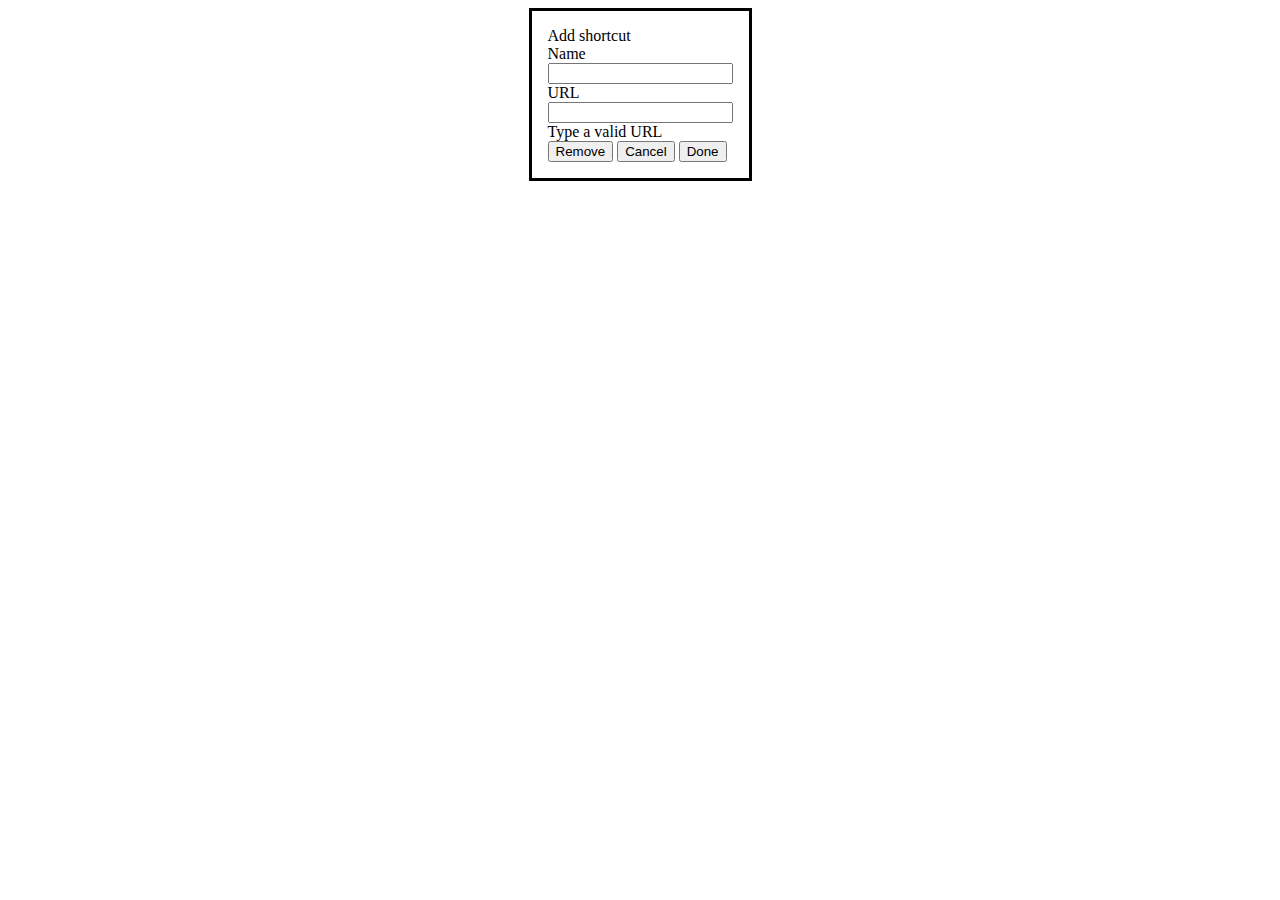
<file: images/New Tab_files/edit.html>
<!DOCTYPE html>
<!-- saved from url=(0200)chrome-search://most-visited/edit.html?addTitle=Add%20shortcut&editTitle=Edit%20shortcut&nameField=Name&urlField=URL&linkRemove=Remove&linkCancel=Cancel&linkDone=Done&invalidUrl=Type%20a%20valid%20URL -->
<html darkmode="false"><!-- Copyright 2018 The Chromium Authors. All rights reserved.
     Use of this source code is governed by a BSD-style license that can be
     found in the LICENSE file. --><head><meta http-equiv="Content-Type" content="text/html; charset=UTF-8">
  <!--<base target="_top">--><base href="." target="_top">
  
  <link rel="stylesheet" type="text/css" href="chrome-search://most-visited/animations.css">
  <link rel="stylesheet" type="text/css" href="chrome-search://most-visited/local-ntp-common.css">
  <link rel="stylesheet" type="text/css" href="chrome-search://most-visited/edit.css">
  <script src="chrome-search://most-visited/utils.js"></script>
  <script src="chrome-search://most-visited/animations.js"></script>
  <script src="chrome-search://most-visited/edit.js"></script>
<title>Edit shortcut</title></head>
<body class="win">
  <dialog id="edit-link-dialog" open="">
    <div id="dialog-title">Add shortcut</div>
    <form id="edit-form" action="chrome-search://most-visited/edit.html?addTitle=Add%20shortcut&amp;editTitle=Edit%20shortcut&amp;nameField=Name&amp;urlField=URL&amp;linkRemove=Remove&amp;linkCancel=Cancel&amp;linkDone=Done&amp;invalidUrl=Type%20a%20valid%20URL">
      <div id="title" class="field-container">
        <label id="title-field-name" class="field-title" aria-label="Name">Name</label>
        <div class="input-container">
          <input id="title-field" class="field-input" type="text" autocomplete="off" tabindex="0">
          <div class="underline"></div>
        </div>
      </div>
      <div id="url" class="field-container">
        <label id="url-field-name" class="field-title" aria-label="URL">URL</label>
        <div class="input-container">
          <input id="url-field" class="field-input" type="text" autocomplete="off" spellcheck="false" dir="ltr" tabindex="0" required="">
          <div class="underline"></div>
        </div>
        <div id="invalid-url" class="error-msg">Type a valid URL</div>
      </div>
      <div class="buttons-container">
        <span>
          <button id="delete" class="paper secondary ripple" type="button" tabindex="0" title="Remove">Remove</button>
        </span>
        <span>
          <button id="cancel" class="paper secondary ripple" type="button" tabindex="0" title="Cancel" aria-label="Cancel">Cancel</button>
          <button type="submit" id="done" class="paper primary ripple" tabindex="0" title="Done">Done</button>
        </span>
      </div>
    </form>
  </dialog>


</body></html>
</file>
<file: Tesla.css>
*{

    margin:0;
    padding:0;
    font-family: sans-serif;
}

body{

    color:black;
    
}

header{

    display: grid;
    grid-template-columns: auto 1fr auto;
    padding: 5px 20px;
    position: fixed;
    top:0;
    z-index: 2;
    width:100%;
}

a.logo{

    height:12px;
    width:100px;
    color:inherit;

}

header a{

    color:inherit;
}

header nav a{

    text-decoration: none;
    padding :5px 10px;
}

header nav.center{

    text-align: center;
}
header nav.right{

    text-align: right;
}

section{

    height:100vh;
    background-size: cover;
    background-position: center center;
}

section .content{

    width:100%;
    height:100vh;
    padding-top: 15vh;
    padding-bottom:15vh;
    text-align:center;
    display:grid;
    grid-template-rows: min-content auto;
}

section h1{

    font-size:3rem;
}



section a{
    color:inherit;

}


section .buttons a{

   display:block;
   background-color: white;
   color:inherit;
   padding:12px 50px;
   border-radius: 25px;
   text-decoration: none;
   text-transform: uppercase;
   font-size: 12px;
   font-weight: 500;
   position: fixed;

}

section .buttons{

    display: grid;
    row-gap: 20px;
}
@media (min-width: 768px) {
    section .buttons{

     max-width:640px;
     margin: 0 auto;
     grid-template-columns: 1fr 1fr;
     column-gap: 20px;


    }
    
}



#main-footer{
      
    background-color: black;
     text-align: center;
    padding:40px;
    word-spacing: 2px;
    margin-top:40px;
}
</file>
